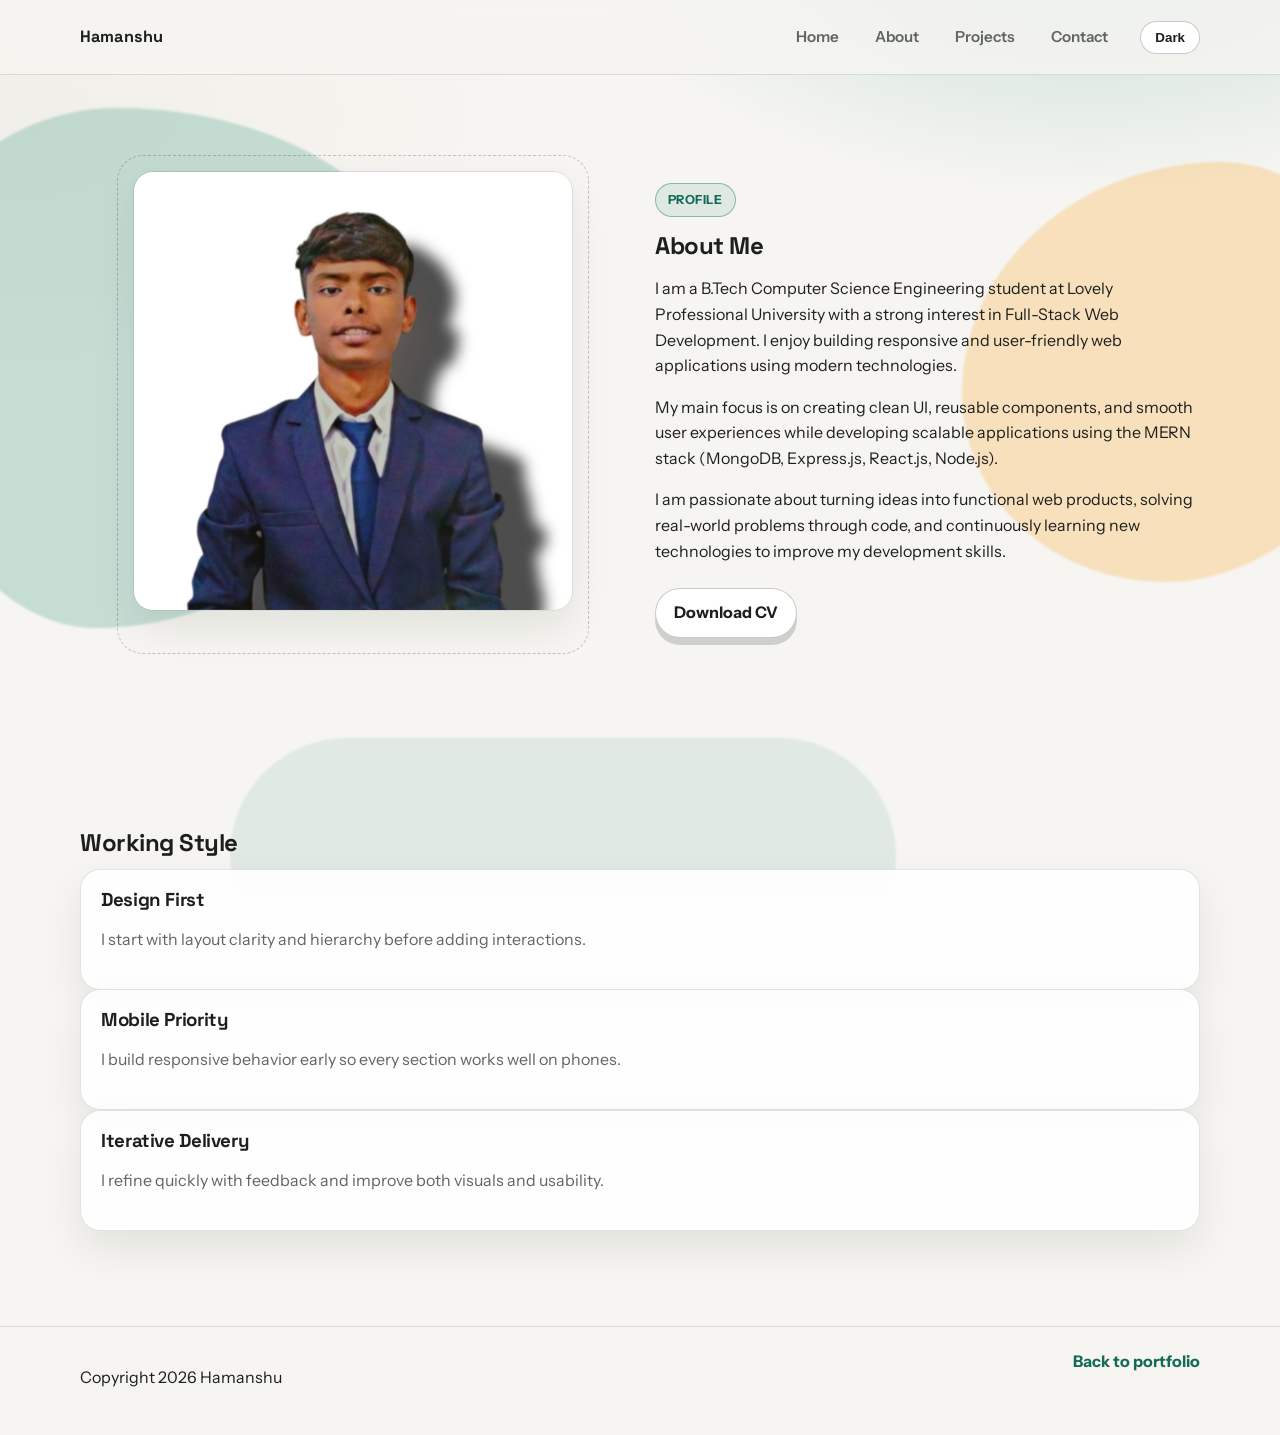
<file: about.html>
<!DOCTYPE html>
<html lang="en">
<head>
    <meta charset="UTF-8">
    <meta name="viewport" content="width=device-width, initial-scale=1.0">
    <meta name="description" content="About Hamanshu - frontend developer profile and strengths.">
    <title>About | Hamanshu</title>
    <link rel="preconnect" href="https://fonts.googleapis.com">
    <link rel="preconnect" href="https://fonts.gstatic.com" crossorigin>
    <link href="https://fonts.googleapis.com/css2?family=Instrument+Sans:wght@400;500;600;700&family=Space+Grotesk:wght@500;600;700&display=swap" rel="stylesheet">
    <link rel="stylesheet" href="styles.css">
</head>
<body>
    <div class="bg-3d" aria-hidden="true">
        <span class="bg-layer layer-a"></span>
        <span class="bg-layer layer-b"></span>
        <span class="bg-layer layer-c"></span>
    </div>
    <header class="site-header">
        <div class="container header-row">
            <a class="brand" href="index.html#home">Hamanshu</a>
            <button class="menu-toggle" type="button" aria-expanded="false" aria-controls="primaryNav">
                <span></span><span></span><span></span>
                <span class="sr-only">Toggle navigation</span>
            </button>
            <nav class="nav" id="primaryNav">
                <a href="index.html#home">Home</a>
                <a href="index.html#about">About</a>
                <a href="index.html#projects">Projects</a>
                <a href="index.html#contact">Contact</a>
            </nav>
            <button class="theme-toggle" id="themeToggle" type="button" aria-label="Toggle theme">Dark</button>
        </div>
    </header>

    <main>
        <section class="section">
            <div class="container split reveal">
                <div class="hero-photo-wrap">
                    <div class="hero-photo-card">
                        <img class="hero-photo" src="pfp1.jpeg" alt="Portrait of Hamanshu">
                    </div>
                </div>
                <div>
                    <p class="eyebrow">Profile</p>
                    <h1>About Me</h1>
                    <p>I am a B.Tech Computer Science Engineering student at Lovely Professional University with a strong interest in Full-Stack Web Development. I enjoy building responsive and user-friendly web applications using modern technologies.</p>
                    <p>My main focus is on creating clean UI, reusable components, and smooth user experiences while developing scalable applications using the MERN stack (MongoDB, Express.js, React.js, Node.js).</p>
                    <p>I am passionate about turning ideas into functional web products, solving real-world problems through code, and continuously learning new technologies to improve my development skills.</p>
                    <div class="cta-row">
                        <a class="btn btn-secondary" href="Hamanshu_CV.pdf" download>Download CV</a>
                    </div>
                </div>
            </div>
        </section>

        <section class="section">
            <div class="container reveal">
                <h2>Working Style</h2>
                <div class="projects-grid">
                    <article class="project-card">
                        <h3>Design First</h3>
                        <p>I start with layout clarity and hierarchy before adding interactions.</p>
                    </article>
                    <article class="project-card">
                        <h3>Mobile Priority</h3>
                        <p>I build responsive behavior early so every section works well on phones.</p>
                    </article>
                    <article class="project-card">
                        <h3>Iterative Delivery</h3>
                        <p>I refine quickly with feedback and improve both visuals and usability.</p>
                    </article>
                </div>
            </div>
        </section>
    </main>

    <footer class="site-footer">
        <div class="container footer-row">
            <p>Copyright <span id="year"></span> Hamanshu</p>
            <a class="text-link" href="index.html">Back to portfolio</a>
        </div>
    </footer>

    <script src="script.js"></script>
</body>
</html>
</file>
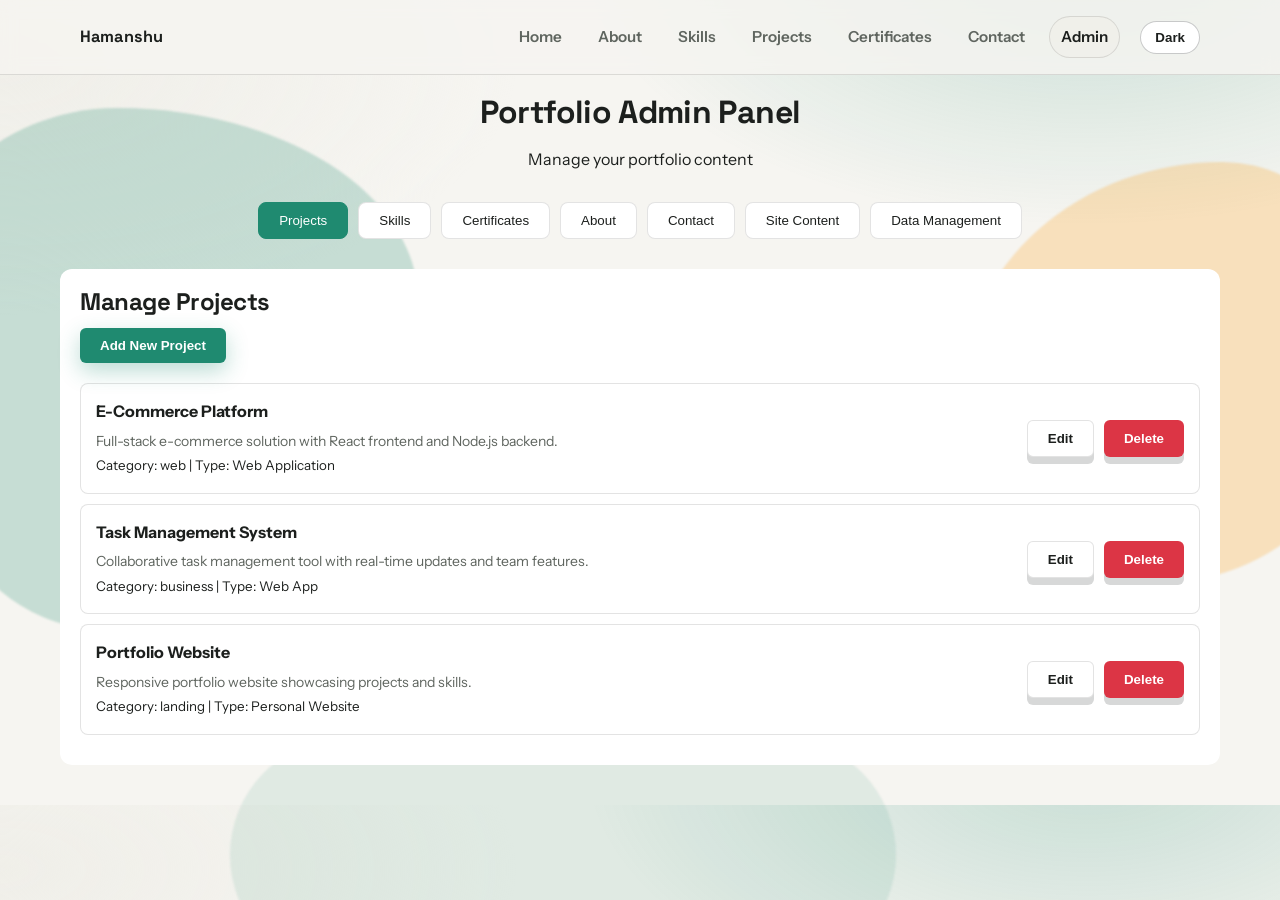
<file: admin.html>
<!DOCTYPE html>
<html lang="en">
<head>
    <meta charset="UTF-8">
    <meta name="viewport" content="width=device-width, initial-scale=1.0">
    <title>Portfolio Admin Panel</title>
    <link rel="preconnect" href="https://fonts.googleapis.com">
    <link rel="preconnect" href="https://fonts.gstatic.com" crossorigin>
    <link href="https://fonts.googleapis.com/css2?family=Instrument+Sans:wght@400;500;600;700&family=Space+Grotesk:wght@500;600;700&display=swap" rel="stylesheet">
    <link rel="stylesheet" href="styles.css">
    <style>
        .admin-container {
            max-width: 1200px;
            margin: 0 auto;
            padding: 20px;
        }

        .admin-header {
            text-align: center;
            margin-bottom: 30px;
        }

        .admin-nav {
            display: flex;
            justify-content: center;
            gap: 10px;
            margin-bottom: 30px;
            flex-wrap: wrap;
        }

        .admin-nav-btn {
            padding: 10px 20px;
            background: var(--surface);
            border: 1px solid var(--line);
            border-radius: 8px;
            color: var(--text);
            cursor: pointer;
            transition: all 0.3s ease;
        }

        .admin-nav-btn.active {
            background: var(--accent);
            color: white;
            border-color: var(--accent);
        }

        .admin-nav-btn:hover {
            background: var(--accent);
            color: white;
        }

        .admin-section {
            display: none;
            background: var(--surface);
            border-radius: 12px;
            padding: 20px;
            margin-bottom: 20px;
        }

        .admin-section.active {
            display: block;
        }

        .form-group {
            margin-bottom: 20px;
        }

        .form-group label {
            display: block;
            margin-bottom: 5px;
            font-weight: 600;
            color: var(--text);
        }

        .form-group input,
        .form-group textarea,
        .form-group select {
            width: 100%;
            padding: 10px;
            border: 1px solid var(--line);
            border-radius: 6px;
            background: var(--surface);
            color: var(--text);
            font-size: 14px;
        }

        .form-group textarea {
            min-height: 100px;
            resize: vertical;
        }

        .btn {
            padding: 10px 20px;
            border: none;
            border-radius: 6px;
            cursor: pointer;
            font-weight: 600;
            transition: all 0.3s ease;
        }

        .btn-primary {
            background: var(--accent);
            color: white;
        }

        .btn-primary:hover {
            background: color-mix(in oklab, var(--accent) 80%, black);
        }

        .btn-secondary {
            background: var(--surface);
            color: var(--text);
            border: 1px solid var(--line);
        }

        .btn-secondary:hover {
            background: var(--line);
        }

        .btn-danger {
            background: #dc3545;
            color: white;
        }

        .btn-danger:hover {
            background: #c82333;
        }

        .item-list {
            margin-top: 20px;
        }

        .item-card {
            background: var(--surface);
            border: 1px solid var(--line);
            border-radius: 8px;
            padding: 15px;
            margin-bottom: 10px;
            display: flex;
            justify-content: space-between;
            align-items: center;
        }

        .data-grid {
            display: grid;
            gap: 20px;
            grid-template-columns: repeat(auto-fit, minmax(280px, 1fr));
            margin-bottom: 20px;
        }

        .data-card {
            display: flex;
            flex-direction: column;
            justify-content: space-between;
            background: var(--surface);
            border: 1px solid var(--line);
            padding: 18px;
            border-radius: 12px;
            min-height: 200px;
        }

        .data-preview {
            margin-top: 14px;
            padding: 12px;
            border: 1px solid var(--line);
            border-radius: 10px;
            background: var(--surface);
            font-size: 0.85rem;
            max-height: 220px;
            overflow: auto;
            white-space: pre-wrap;
            word-break: break-word;
        }

        .item-info h4 {
            margin: 0 0 5px 0;
            color: var(--text);
        }

        .item-info p {
            margin: 0;
            color: var(--muted);
            font-size: 14px;
        }

        .item-actions {
            display: flex;
            gap: 10px;
        }

        .modal {
            display: none;
            position: fixed;
            top: 0;
            left: 0;
            width: 100%;
            height: 100%;
            background: rgba(0, 0, 0, 0.5);
            z-index: 1000;
            align-items: center;
            justify-content: center;
        }

        .modal.active {
            display: flex;
        }

        .modal-content {
            background: var(--surface);
            border-radius: 12px;
            padding: 20px;
            max-width: 600px;
            width: 90%;
            max-height: 80vh;
            overflow-y: auto;
        }

        .modal-header {
            display: flex;
            justify-content: space-between;
            align-items: center;
            margin-bottom: 20px;
        }

        .modal-header h3 {
            margin: 0;
        }

        .close-btn {
            background: none;
            border: none;
            font-size: 24px;
            cursor: pointer;
            color: var(--muted);
        }

        .skill-tags-display {
            display: flex;
            flex-wrap: wrap;
            gap: 5px;
            margin-top: 10px;
        }

        .skill-tag-display {
            background: var(--accent);
            color: white;
            padding: 4px 8px;
            border-radius: 12px;
            font-size: 12px;
        }

        .form-row {
            display: flex;
            gap: 10px;
        }

        .form-row .form-group {
            flex: 1;
        }

        .success-message {
            background: #d4edda;
            color: #155724;
            padding: 10px;
            border-radius: 6px;
            margin-bottom: 20px;
            border: 1px solid #c3e6cb;
        }

        .error-message {
            background: #f8d7da;
            color: #721c24;
            padding: 10px;
            border-radius: 6px;
            margin-bottom: 20px;
            border: 1px solid #f5c6cb;
        }

        @media (max-width: 768px) {
            .admin-nav {
                flex-direction: column;
                align-items: center;
            }

            .admin-nav-btn {
                width: 100%;
                max-width: 300px;
            }

            .item-card {
                flex-direction: column;
                align-items: flex-start;
                gap: 10px;
            }

            .item-actions {
                align-self: flex-end;
            }
        }
    </style>
</head>
<body>
    <div class="scroll-progress" id="scrollProgress" aria-hidden="true"></div>
    <div class="bg-3d" aria-hidden="true">
        <span class="bg-layer layer-a"></span>
        <span class="bg-layer layer-b"></span>
        <span class="bg-layer layer-c"></span>
    </div>
    <header class="site-header">
        <div class="container header-row">
            <a class="brand" href="index.html">Hamanshu</a>
            <button class="menu-toggle" type="button" aria-expanded="false" aria-controls="primaryNav">
                <span></span><span></span><span></span>
                <span class="sr-only">Toggle navigation</span>
            </button>
            <nav class="nav" id="primaryNav">
                <a href="index.html">Home</a>
                <a href="about.html">About</a>
                <a href="index.html#skills">Skills</a>
                <a href="index.html#projects">Projects</a>
                <a href="index.html#certificates">Certificates</a>
                <a href="index.html#contact">Contact</a>
                <a href="admin.html" class="active">Admin</a>
            </nav>
            <button class="theme-toggle" id="themeToggle" type="button" aria-label="Toggle theme">Dark</button>
        </div>
    </header>

    <div class="admin-container">
        <div class="admin-header">
            <h1>Portfolio Admin Panel</h1>
            <p>Manage your portfolio content</p>
        </div>

        <nav class="admin-nav">
            <button class="admin-nav-btn active" data-section="projects">Projects</button>
            <button class="admin-nav-btn" data-section="skills">Skills</button>
            <button class="admin-nav-btn" data-section="certificates">Certificates</button>
            <button class="admin-nav-btn" data-section="about">About</button>
            <button class="admin-nav-btn" data-section="contact">Contact</button>
            <button class="admin-nav-btn" data-section="site">Site Content</button>
            <button class="admin-nav-btn" data-section="data">Data Management</button>
        </nav>

        <!-- Success/Error Messages -->
        <div id="messageContainer"></div>

        <!-- Projects Section -->
        <section class="admin-section active" id="projects-section">
            <h2>Manage Projects</h2>
            <button class="btn btn-primary" id="addProjectBtn">Add New Project</button>

            <div class="item-list" id="projectsList">
                <!-- Projects will be loaded here -->
            </div>
        </section>

        <!-- Skills Section -->
        <section class="admin-section" id="skills-section">
            <h2>Manage Skills</h2>
            <button class="btn btn-primary" id="addSkillBtn">Add New Skill Category</button>

            <div class="item-list" id="skillsList">
                <!-- Skills will be loaded here -->
            </div>
        </section>

        <!-- Certificates Section -->
        <section class="admin-section" id="certificates-section">
            <h2>Manage Certificates</h2>
            <button class="btn btn-primary" id="addCertificateBtn">Add New Certificate</button>

            <div class="item-list" id="certificatesList">
                <!-- Certificates will be loaded here -->
            </div>
        </section>

        <!-- About Section -->
        <section class="admin-section" id="about-section">
            <h2>Manage About Section</h2>
            <form id="aboutForm">
                <div class="form-group">
                    <label for="aboutTitle">Section Title</label>
                    <input type="text" id="aboutTitle" name="title" value="About Me">
                </div>
                <div class="form-group">
                    <label for="aboutContent">Content</label>
                    <textarea id="aboutContent" name="content">I design and build websites that feel smooth on mobile, clear on desktop, and usable for real users. My workflow combines practical design thinking with solid frontend development.</textarea>
                </div>
                <div class="form-group">
                    <label for="aboutSubtitle">Subtitle</label>
                    <textarea id="aboutSubtitle" name="subtitle">I enjoy transforming rough ideas into polished interfaces and improving existing products with better layout structure, hierarchy, and interaction feedback.</textarea>
                </div>
                <button type="submit" class="btn btn-primary">Update About Section</button>
            </form>
        </section>

        <!-- Contact Section -->
        <section class="admin-section" id="contact-section">
            <h2>Manage Contact Information</h2>
            <form id="contactForm">
                <div class="form-row">
                    <div class="form-group">
                        <label for="contactEmail">Email</label>
                        <input type="email" id="contactEmail" name="email" value="your.email@example.com">
                    </div>
                    <div class="form-group">
                        <label for="contactPhone">Phone</label>
                        <input type="tel" id="contactPhone" name="phone" value="+1 (555) 123-4567">
                    </div>
                </div>
                <div class="form-group">
                    <label for="contactAddress">Address</label>
                    <textarea id="contactAddress" name="address">Your City, State, Country</textarea>
                </div>
                <div class="form-group">
                    <label for="contactLinks">Social Links (JSON format)</label>
                    <textarea id="contactLinks" name="links">{
  "linkedin": "https://linkedin.com/in/yourprofile",
  "github": "https://github.com/yourusername",
  "twitter": "https://twitter.com/yourusername"
}</textarea>
                </div>
                <button type="submit" class="btn btn-primary">Update Contact Info</button>
            </form>
        </section>

        <!-- Site Content Section -->
        <section class="admin-section" id="site-section">
            <h2>Manage Site Content</h2>
            <form id="siteForm">
                <div class="form-group">
                    <label for="siteBrand">Brand Name</label>
                    <input type="text" id="siteBrand" name="brand" value="Hamanshu">
                </div>
                <div class="form-group">
                    <label for="siteHeroHeadline">Hero Headline</label>
                    <textarea id="siteHeroHeadline" name="headline">Building clean, responsive, user-first web experiences.</textarea>
                </div>
                <div class="form-group">
                    <label for="siteHeroIntro">Hero Intro (before typing)</label>
                    <input type="text" id="siteHeroIntro" name="intro" value="I am Hamanshu, a">
                </div>
                <div class="form-group">
                    <label for="siteHeroOutro">Hero Outro (after typing)</label>
                    <input type="text" id="siteHeroOutro" name="outro" value="focused on modern UI, performance, and accessibility.">
                </div>
                <div class="form-group">
                    <label for="siteHeroRoles">Typing Roles (comma-separated)</label>
                    <textarea id="siteHeroRoles" name="roles">Frontend Developer, Full Stack Developer, UI Builder, Web Designer</textarea>
                </div>

                <h3>Quick Stats</h3>
                <div class="form-row">
                    <div class="form-group">
                        <label for="statValue1">Stat 1 Value</label>
                        <input type="text" id="statValue1" name="statValue1" value="15+">
                    </div>
                    <div class="form-group">
                        <label for="statLabel1">Stat 1 Label</label>
                        <input type="text" id="statLabel1" name="statLabel1" value="UI Components">
                    </div>
                </div>
                <div class="form-row">
                    <div class="form-group">
                        <label for="statValue2">Stat 2 Value</label>
                        <input type="text" id="statValue2" name="statValue2" value="8+">
                    </div>
                    <div class="form-group">
                        <label for="statLabel2">Stat 2 Label</label>
                        <input type="text" id="statLabel2" name="statLabel2" value="Projects Built">
                    </div>
                </div>
                <div class="form-row">
                    <div class="form-group">
                        <label for="statValue3">Stat 3 Value</label>
                        <input type="text" id="statValue3" name="statValue3" value="100%">
                    </div>
                    <div class="form-group">
                        <label for="statLabel3">Stat 3 Label</label>
                        <input type="text" id="statLabel3" name="statLabel3" value="Responsive Design">
                    </div>
                </div>

                <button type="submit" class="btn btn-primary">Save Site Content</button>
            </form>
        </section>

        <!-- Data Management Section -->
        <section class="admin-section" id="data-section">
            <h2>Data Management</h2>
            <div class="data-grid">
                <div class="data-card">
                    <div>
                        <h3>Export Data</h3>
                        <p>Download all your portfolio data as a JSON file for backup.</p>
                    </div>
                    <button class="btn btn-primary" id="exportDataBtn">Export All Data</button>
                </div>
                <div class="data-card">
                    <div>
                        <h3>Import Data</h3>
                        <p>Upload a JSON file to restore your portfolio data.</p>
                    </div>
                    <div>
                        <input type="file" id="importFile" accept=".json" style="margin-bottom: 10px; width: 100%;">
                        <button class="btn btn-secondary" id="importDataBtn">Import Data</button>
                    </div>
                </div>
                <div class="data-card">
                    <div>
                        <h3>Clear All Data</h3>
                        <p>Remove all stored data (irreversible action).</p>
                    </div>
                    <button class="btn btn-danger" id="clearDataBtn">Clear All Data</button>
                </div>
            </div>

            <div class="data-card" style="margin-top: 20px;">
                <div>
                    <h3>Quick Setup</h3>
                    <p>If you're new to the admin panel, click below to load sample data to get started.</p>
                </div>
                <button class="btn btn-secondary" id="loadSampleDataBtn">Load Sample Data</button>
            </div>

            <div class="data-card" style="margin-top: 20px;">
                <div>
                    <h3>Current Stored Data</h3>
                    <p>View all stored portfolio content as JSON. Use this to confirm what data is currently being used by the site.</p>
                </div>
                <button class="btn btn-secondary" id="refreshDataPreviewBtn">Refresh Preview</button>
                <pre id="dataPreview" class="data-preview" aria-label="Stored portfolio data preview"></pre>
            </div>
        </section>
    </div>

    <!-- Modal for Adding/Editing Items -->
    <div class="modal" id="itemModal">
        <div class="modal-content">
            <div class="modal-header">
                <h3 id="modalTitle">Add Item</h3>
                <button class="close-btn" id="closeModal">&times;</button>
            </div>
            <form id="itemForm">
                <input type="hidden" id="itemType" value="">
                <input type="hidden" id="itemId" value="">

                <!-- Project Form -->
                <div id="projectFormFields" style="display: none;">
                    <div class="form-group">
                        <label for="projectTitle">Project Title</label>
                        <input type="text" id="projectTitle" name="title" required>
                    </div>
                    <div class="form-group">
                        <label for="projectDescription">Description</label>
                        <textarea id="projectDescription" name="description" required></textarea>
                    </div>
                    <div class="form-group">
                        <label for="projectCategory">Category</label>
                        <select id="projectCategory" name="category" required>
                            <option value="business">Business</option>
                            <option value="web">Web Apps</option>
                            <option value="landing">Landing</option>
                        </select>
                    </div>
                    <div class="form-group">
                        <label for="projectType">Type</label>
                        <input type="text" id="projectType" name="type" placeholder="e.g., Web App, Ecommerce" required>
                    </div>
                    <div class="form-group">
                        <label for="projectUrl">Live URL</label>
                        <input type="url" id="projectUrl" name="url">
                    </div>
                </div>

                <!-- Skill Form -->
                <div id="skillFormFields" style="display: none;">
                    <div class="form-group">
                        <label for="skillCategory">Category Name</label>
                        <input type="text" id="skillCategory" name="category" required>
                    </div>
                    <div class="form-group">
                        <label for="skillTags">Skills (comma-separated)</label>
                        <textarea id="skillTags" name="tags" placeholder="HTML5, CSS3, JavaScript" required></textarea>
                    </div>
                </div>

                <!-- Certificate Form -->
                <div id="certificateFormFields" style="display: none;">
                    <div class="form-group">
                        <label for="certificateTitle">Certificate Title</label>
                        <input type="text" id="certificateTitle" name="title" required>
                    </div>
                    <div class="form-group">
                        <label for="certificateCategory">Category</label>
                        <select id="certificateCategory" name="category" required>
                            <option value="programming">Programming</option>
                            <option value="webdev">Web Development</option>
                            <option value="ai">AI & Generative AI</option>
                            <option value="cloud">Cloud & Systems</option>
                            <option value="networking">Networking</option>
                            <option value="events">Events & Other</option>
                            <option value="achievement">Achievement</option>
                        </select>
                    </div>
                    <div class="form-group">
                        <label for="certificateDescription">Description</label>
                        <textarea id="certificateDescription" name="description" required></textarea>
                    </div>
                    <div class="form-group">
                        <label for="certificateFile">Certificate File Path</label>
                        <input type="text" id="certificateFile" name="file" placeholder="certificates/filename.pdf" required>
                    </div>
                </div>

                <div style="display: flex; gap: 10px; margin-top: 20px;">
                    <button type="submit" class="btn btn-primary">Save</button>
                    <button type="button" class="btn btn-secondary" id="cancelBtn">Cancel</button>
                </div>
            </form>
        </div>
    </div>

    <script>
        // Admin Panel JavaScript
        document.addEventListener('DOMContentLoaded', function() {
            // Navigation
            const navButtons = document.querySelectorAll('.admin-nav-btn');
            const sections = document.querySelectorAll('.admin-section');

            navButtons.forEach(button => {
                button.addEventListener('click', () => {
                    const targetSection = button.getAttribute('data-section');

                    // Update active nav button
                    navButtons.forEach(btn => btn.classList.remove('active'));
                    button.classList.add('active');

                    // Show target section
                    sections.forEach(section => {
                        section.classList.remove('active');
                        if (section.id === `${targetSection}-section`) {
                            section.classList.add('active');
                        }
                    });

                    // Load data for the section (skip data management section)
                    if (targetSection !== 'data') {
                        loadSectionData(targetSection);
                    }

                    // Load any form data for about/contact sections
                    if (targetSection === 'about') {
                        loadAboutData();
                    }
                    if (targetSection === 'contact') {
                        loadContactData();
                    }
                    if (targetSection === 'site') {
                        loadSiteData();
                    }
                });
            });

            // Modal functionality
            const modal = document.getElementById('itemModal');
            const closeModal = document.getElementById('closeModal');
            const cancelBtn = document.getElementById('cancelBtn');
            const itemForm = document.getElementById('itemForm');

            [closeModal, cancelBtn].forEach(btn => {
                btn.addEventListener('click', () => {
                    modal.classList.remove('active');
                    itemForm.reset();
                });
            });

            // Add buttons
            document.getElementById('addProjectBtn').addEventListener('click', () => openModal('project'));
            document.getElementById('addSkillBtn').addEventListener('click', () => openModal('skill'));
            document.getElementById('addCertificateBtn').addEventListener('click', () => openModal('certificate'));

            // Form submission
            itemForm.addEventListener('submit', handleFormSubmit);

            // About form
            document.getElementById('aboutForm').addEventListener('submit', (e) => {
                e.preventDefault();
                const formData = new FormData(e.target);
                const data = Object.fromEntries(formData);

                saveData('about', data);
                showMessage('About section updated successfully!', 'success');
            });

            // Contact form
            document.getElementById('contactForm').addEventListener('submit', (e) => {
                e.preventDefault();
                const formData = new FormData(e.target);
                const data = Object.fromEntries(formData);

                // Parse JSON for links
                try {
                    data.links = JSON.parse(data.links);
                } catch (error) {
                    showMessage('Invalid JSON format for social links', 'error');
                    return;
                }

                saveData('contact', data);
                showMessage('Contact information updated successfully!', 'success');
            });

            // Site content form
            document.getElementById('siteForm').addEventListener('submit', (e) => {
                e.preventDefault();

                const data = {
                    brand: document.getElementById('siteBrand').value.trim(),
                    hero: {
                        headline: document.getElementById('siteHeroHeadline').value.trim(),
                        intro: document.getElementById('siteHeroIntro').value.trim(),
                        outro: document.getElementById('siteHeroOutro').value.trim(),
                        roles: document.getElementById('siteHeroRoles').value
                            .split(',')
                            .map(r => r.trim())
                            .filter(Boolean)
                    },
                    stats: [
                        {
                            value: document.getElementById('statValue1').value.trim(),
                            label: document.getElementById('statLabel1').value.trim()
                        },
                        {
                            value: document.getElementById('statValue2').value.trim(),
                            label: document.getElementById('statLabel2').value.trim()
                        },
                        {
                            value: document.getElementById('statValue3').value.trim(),
                            label: document.getElementById('statLabel3').value.trim()
                        }
                    ]
                };

                saveData('site', data);
                showMessage('Site content updated successfully!', 'success');
            });

            // Load initial data
            ensureInitialData();
            loadSectionData('projects');
            loadAboutData();
            loadContactData();
            loadSiteData();
            renderDataPreview();
        });

        function openModal(type, itemId = null) {
            const modal = document.getElementById('itemModal');
            const modalTitle = document.getElementById('modalTitle');
            const itemType = document.getElementById('itemType');
            const itemIdField = document.getElementById('itemId');

            // Reset previous values (so the form is clean for new entries)
            itemForm.reset();

            // Hide all form fields
            document.querySelectorAll('[id$="FormFields"]').forEach(field => {
                field.style.display = 'none';
            });

            // Show relevant form fields
            document.getElementById(`${type}FormFields`).style.display = 'block';

            itemType.value = type;
            itemIdField.value = itemId || '';

            if (itemId) {
                modalTitle.textContent = `Edit ${type.charAt(0).toUpperCase() + type.slice(1)}`;
                loadItemData(type, itemId);
            } else {
                modalTitle.textContent = `Add New ${type.charAt(0).toUpperCase() + type.slice(1)}`;
            }

            modal.classList.add('active');
        }

        function loadItemData(type, itemId) {
            const data = getData(type + 's') || [];
            const item = data.find(item => item.id == itemId);

            if (!item) return;

            if (type === 'project') {
                document.getElementById('projectTitle').value = item.title;
                document.getElementById('projectDescription').value = item.description;
                document.getElementById('projectCategory').value = item.category;
                document.getElementById('projectType').value = item.type;
                document.getElementById('projectUrl').value = item.url;
            } else if (type === 'skill') {
                document.getElementById('skillCategory').value = item.category;
                document.getElementById('skillTags').value = item.tags.join(', ');
            } else if (type === 'certificate') {
                document.getElementById('certificateTitle').value = item.title;
                document.getElementById('certificateCategory').value = item.category;
                document.getElementById('certificateDescription').value = item.description;
                document.getElementById('certificateFile').value = item.file;
            }
        }

        function handleFormSubmit(e) {
            e.preventDefault();
            const formData = new FormData(e.target);
            const type = document.getElementById('itemType').value;
            const itemId = document.getElementById('itemId').value;

            let data = Object.fromEntries(formData);

            if (type === 'skill') {
                data.tags = data.tags.split(',').map(tag => tag.trim());
            }

            if (itemId) {
                // Update existing item
                updateItem(type, itemId, data);
                showMessage(`${type.charAt(0).toUpperCase() + type.slice(1)} updated successfully!`, 'success');
            } else {
                // Add new item
                addItem(type, data);
                showMessage(`${type.charAt(0).toUpperCase() + type.slice(1)} added successfully!`, 'success');
            }

            document.getElementById('itemModal').classList.remove('active');
            e.target.reset();
            loadSectionData(type + 's');
        }

        function addItem(type, data) {
            const items = getData(type + 's') || [];
            data.id = Date.now().toString();
            items.push(data);
            saveData(type + 's', items);
        }

        function updateItem(type, itemId, data) {
            const items = getData(type + 's') || [];
            const index = items.findIndex(item => item.id == itemId);
            if (index !== -1) {
                data.id = itemId;
                items[index] = data;
                saveData(type + 's', items);
            }
        }

        function deleteItem(type, itemId) {
            if (confirm('Are you sure you want to delete this item?')) {
                const items = getData(type + 's') || [];
                const filteredItems = items.filter(item => item.id != itemId);
                saveData(type + 's', filteredItems);
                loadSectionData(type + 's');
                showMessage(`${type.charAt(0).toUpperCase() + type.slice(1)} deleted successfully!`, 'success');
            }
        }

        function loadSectionData(section) {
            const container = document.getElementById(section + 'List');
            if (!container) return;

            const data = getData(section) || [];
            container.innerHTML = '';

            if (section === 'projects') {
                data.forEach(item => {
                    const card = document.createElement('div');
                    card.className = 'item-card';
                    card.innerHTML = `
                        <div class="item-info">
                            <h4>${item.title}</h4>
                            <p>${item.description}</p>
                            <small>Category: ${item.category} | Type: ${item.type}</small>
                        </div>
                        <div class="item-actions">
                            <button class="btn btn-secondary" onclick="openModal('project', '${item.id}')">Edit</button>
                            <button class="btn btn-danger" onclick="deleteItem('project', '${item.id}')">Delete</button>
                        </div>
                    `;
                    container.appendChild(card);
                });
            } else if (section === 'skills') {
                data.forEach(item => {
                    const card = document.createElement('div');
                    card.className = 'item-card';
                    const tags = Array.isArray(item.tags)
                        ? item.tags
                        : (item.tags ? String(item.tags).split(',').map(t => t.trim()).filter(Boolean) : []);
                    card.innerHTML = `
                        <div class="item-info">
                            <h4>${item.category}</h4>
                            <div class="skill-tags-display">
                                ${tags.map(tag => `<span class="skill-tag-display">${tag}</span>`).join('')}
                            </div>
                        </div>
                        <div class="item-actions">
                            <button class="btn btn-secondary" onclick="openModal('skill', '${item.id}')">Edit</button>
                            <button class="btn btn-danger" onclick="deleteItem('skill', '${item.id}')">Delete</button>
                        </div>
                    `;
                    container.appendChild(card);
                });
            } else if (section === 'certificates') {
                data.forEach(item => {
                    const card = document.createElement('div');
                    card.className = 'item-card';
                    card.innerHTML = `
                        <div class="item-info">
                            <h4>${item.title}</h4>
                            <p>${item.description}</p>
                            <small>Category: ${item.category}</small>
                        </div>
                        <div class="item-actions">
                            <button class="btn btn-secondary" onclick="openModal('certificate', '${item.id}')">Edit</button>
                            <button class="btn btn-danger" onclick="deleteItem('certificate', '${item.id}')">Delete</button>
                        </div>
                    `;
                    container.appendChild(card);
                });
            }
        }

        function loadAboutData() {
            const data = getData('about') || {};
            document.getElementById('aboutTitle').value = data.title ?? 'About Me';
            document.getElementById('aboutContent').value = data.content ?? '';
            document.getElementById('aboutSubtitle').value = data.subtitle ?? '';
        }

        function loadContactData() {
            const data = getData('contact') || {};
            document.getElementById('contactEmail').value = data.email ?? '';
            document.getElementById('contactPhone').value = data.phone ?? '';
            document.getElementById('contactAddress').value = data.address ?? '';
            document.getElementById('contactLinks').value = JSON.stringify(data.links ?? {
                linkedin: '',
                github: '',
                twitter: ''
            }, null, 2);
        }

        function loadSiteData() {
            const data = getData('site') || {};

            document.getElementById('siteBrand').value = data.brand ?? 'Hamanshu';
            document.getElementById('siteHeroHeadline').value = data.hero?.headline ?? 'Building clean, responsive, user-first web experiences.';
            document.getElementById('siteHeroIntro').value = data.hero?.intro ?? 'I am Hamanshu, a';
            document.getElementById('siteHeroOutro').value = data.hero?.outro ?? 'focused on modern UI, performance, and accessibility.';

            const roles = Array.isArray(data.hero?.roles) ? data.hero.roles : ['Frontend Developer', 'UI Builder', 'Web Designer'];
            document.getElementById('siteHeroRoles').value = roles.join(', ');

            const stats = Array.isArray(data.stats) ? data.stats : [];
            const statValues = [
                stats[0] ?? { value: '15+', label: 'UI Components' },
                stats[1] ?? { value: '8+', label: 'Projects Built' },
                stats[2] ?? { value: '100%', label: 'Responsive Design' }
            ];

            statValues.forEach((stat, index) => {
                document.getElementById(`statValue${index + 1}`).value = stat.value;
                document.getElementById(`statLabel${index + 1}`).value = stat.label;
            });
        }

        function getData(key) {
            const data = localStorage.getItem('portfolio_' + key);
            return data ? JSON.parse(data) : null;
        }

        function saveData(key, data) {
            localStorage.setItem('portfolio_' + key, JSON.stringify(data));
        }

        function showMessage(message, type) {
            const container = document.getElementById('messageContainer');
            container.innerHTML = `<div class="${type}-message">${message}</div>`;
            setTimeout(() => {
                container.innerHTML = '';
            }, 3000);
        }

        // Data Management Functions
        document.getElementById('exportDataBtn').addEventListener('click', function() {
            const allData = {};
            for (let key in localStorage) {
                if (key.startsWith('portfolio_')) {
                    allData[key] = JSON.parse(localStorage.getItem(key));
                }
            }

            const dataStr = JSON.stringify(allData, null, 2);
            const dataBlob = new Blob([dataStr], {type: 'application/json'});
            const url = URL.createObjectURL(dataBlob);

            const link = document.createElement('a');
            link.href = url;
            link.download = 'portfolio_backup.json';
            document.body.appendChild(link);
            link.click();
            document.body.removeChild(link);
            URL.revokeObjectURL(url);

            showMessage('Data exported successfully!', 'success');
            renderDataPreview();
        });

        document.getElementById('importDataBtn').addEventListener('click', function() {
            const fileInput = document.getElementById('importFile');
            const file = fileInput.files[0];

            if (!file) {
                showMessage('Please select a file to import.', 'error');
                return;
            }

            const reader = new FileReader();
            reader.onload = function(e) {
                try {
                    const importedData = JSON.parse(e.target.result);
                    for (let key in importedData) {
                        localStorage.setItem(key, JSON.stringify(importedData[key]));
                    }
                    showMessage('Data imported successfully!', 'success');
                    renderDataPreview();
                    location.reload(); // Reload to reflect changes
                } catch (error) {
                    showMessage('Invalid JSON file format.', 'error');
                }
            };
            reader.readAsText(file);
        });

        document.getElementById('clearDataBtn').addEventListener('click', function() {
            if (confirm('Are you sure you want to clear all data? This action cannot be undone.')) {
                for (let key in localStorage) {
                    if (key.startsWith('portfolio_')) {
                        localStorage.removeItem(key);
                    }
                }
                showMessage('All data cleared successfully!', 'success');
                renderDataPreview();
                location.reload();
            }
        });

        document.getElementById('loadSampleDataBtn').addEventListener('click', function() {
            if (confirm('This will load sample data. Any existing data will be overwritten. Continue?')) {
                loadSampleData();
                showMessage('Sample data loaded successfully!', 'success');
                renderDataPreview();
                location.reload();
            }
        });

        // Data preview helpers
        function getAllStoredData() {
            const allData = {};
            for (let key in localStorage) {
                if (key.startsWith('portfolio_')) {
                    try {
                        allData[key] = JSON.parse(localStorage.getItem(key));
                    } catch {
                        allData[key] = localStorage.getItem(key);
                    }
                }
            }
            return allData;
        }

        function renderDataPreview() {
            const preview = document.getElementById('dataPreview');
            if (!preview) return;
            const data = getAllStoredData();
            preview.textContent = JSON.stringify(data, null, 2);
        }

        function getSampleData() {
            return {
                skills: [
                    { id: '1', category: 'Programming Languages', tags: ['JavaScript', 'Python', 'Java', 'C++'] },
                    { id: '2', category: 'Web Development', tags: ['HTML5', 'CSS3', 'React', 'Node.js', 'Express'] },
                    { id: '3', category: 'Databases', tags: ['MySQL', 'MongoDB', 'PostgreSQL'] },
                    { id: '4', category: 'Tools & Technologies', tags: ['Git', 'Docker', 'AWS', 'Linux'] },
                    { id: '5', category: 'Design', tags: ['Photoshop', 'Figma', 'Blender'] }
                ],
                certificates: [
                    {
                        id: '1',
                        title: 'AWS Certified Solutions Architect',
                        category: 'cloud',
                        description: 'Professional-level certification demonstrating expertise in designing distributed systems on AWS.',
                        file: 'certificates/aws-solutions-architect.pdf'
                    },
                    {
                        id: '2',
                        title: 'Google Cloud Professional Developer',
                        category: 'cloud',
                        description: 'Certification validating skills in building scalable applications on Google Cloud Platform.',
                        file: 'certificates/google-cloud-developer.pdf'
                    },
                    {
                        id: '3',
                        title: 'React Developer Certification',
                        category: 'webdev',
                        description: 'Comprehensive certification covering React fundamentals, hooks, and advanced patterns.',
                        file: 'certificates/react-developer-cert.pdf'
                    }
                ],
                projects: [
                    {
                        id: '1',
                        title: 'E-Commerce Platform',
                        description: 'Full-stack e-commerce solution with React frontend and Node.js backend.',
                        category: 'web',
                        type: 'Web Application',
                        url: 'https://example.com/ecommerce'
                    },
                    {
                        id: '2',
                        title: 'Task Management System',
                        description: 'Collaborative task management tool with real-time updates and team features.',
                        category: 'business',
                        type: 'Web App',
                        url: 'https://example.com/tasks'
                    },
                    {
                        id: '3',
                        title: 'Portfolio Website',
                        description: 'Responsive portfolio website showcasing projects and skills.',
                        category: 'landing',
                        type: 'Personal Website',
                        url: 'https://example.com/portfolio'
                    }
                ],
                about: {
                    name: 'John Doe',
                    title: 'Full Stack Developer',
                    bio: 'Passionate full-stack developer with 5+ years of experience building web applications.',
                    image: 'profile.jpg'
                },
                contact: {
                    email: 'john.doe@example.com',
                    phone: '+1 (555) 123-4567',
                    address: 'New York, NY, USA',
                    links: {
                        linkedin: 'https://linkedin.com/in/johndoe',
                        github: 'https://github.com/johndoe',
                        twitter: 'https://twitter.com/johndoe'
                    }
                },
                site: {
                    brand: 'Hamanshu',
                    hero: {
                        headline: 'Building clean, responsive, user-first web experiences.',
                        intro: 'I am Hamanshu, a',
                        outro: 'focused on modern UI, performance, and accessibility.',
                        roles: ['Frontend Developer', 'UI Builder', 'Web Designer']
                    },
                    stats: [
                        { value: '15+', label: 'UI Components' },
                        { value: '8+', label: 'Projects Built' },
                        { value: '100%', label: 'Responsive Design' }
                    ]
                }
            };
        }

        function ensureInitialData() {
            const expectedKeys = ['projects', 'skills', 'certificates', 'about', 'contact', 'site'];
            const sampleData = getSampleData();

            expectedKeys.forEach((key) => {
                if (getData(key) === null) {
                    saveData(key, sampleData[key]);
                }
            });
        }

        document.getElementById('refreshDataPreviewBtn')?.addEventListener('click', () => {
            renderDataPreview();
            showMessage('Data preview refreshed.', 'success');
        });

        // Load Sample Data Function
        function loadSampleData() {
            const sampleData = getSampleData();
            for (let key in sampleData) {
                saveData(key, sampleData[key]);
            }
        }

        // Make functions global for onclick handlers
        window.openModal = openModal;
        window.deleteItem = deleteItem;
    </script>
    <!-- include shared script for theme toggle, nav behavior, etc. -->
    <script src="script.js"></script>
</body>
</html></content>
</file>
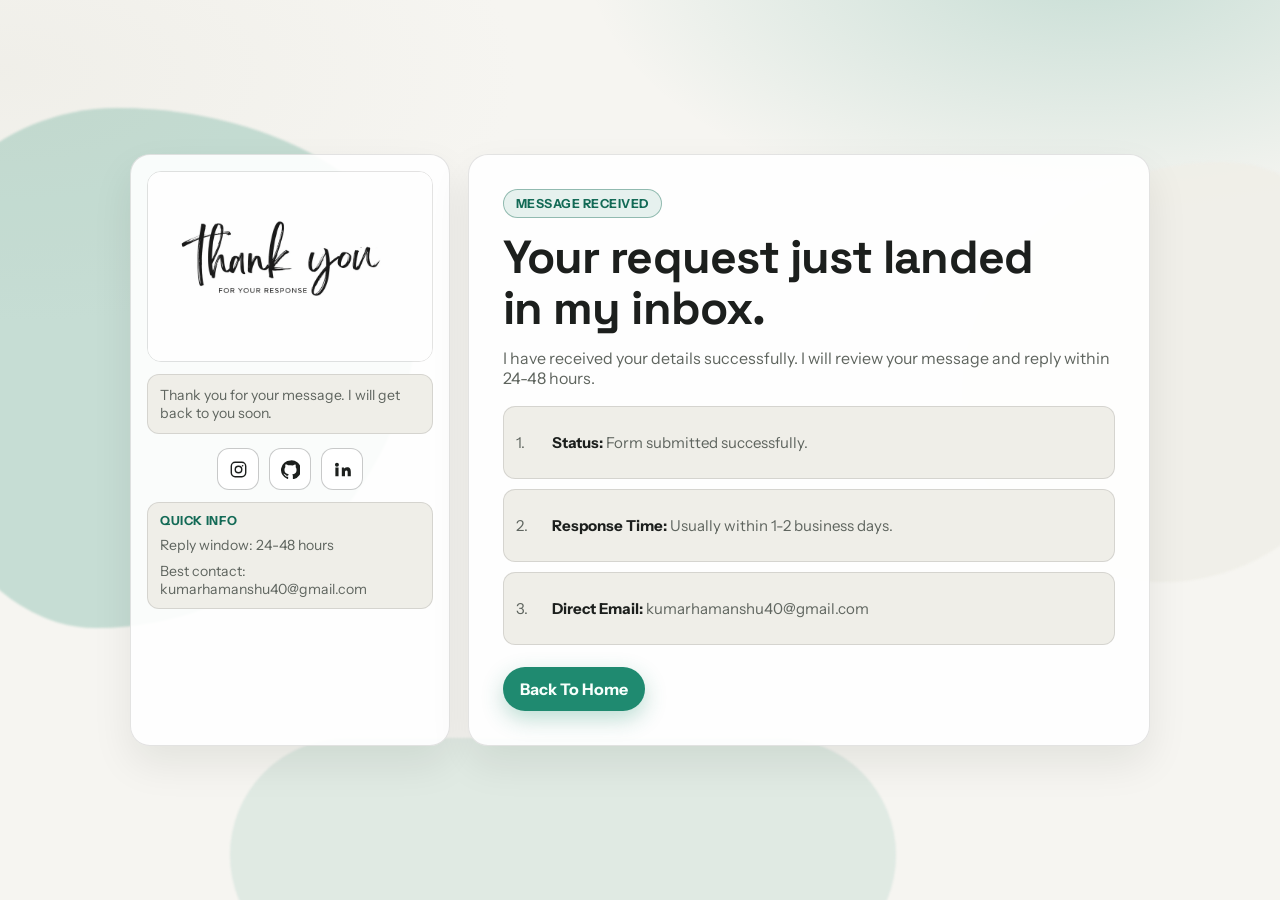
<file: thanks.html>
<!DOCTYPE html>
<html lang="en">
<head>
    <meta charset="UTF-8">
    <meta name="viewport" content="width=device-width, initial-scale=1.0">
    <meta name="description" content="Message sent confirmation page.">
    <title>Thank You | Hamanshu</title>
    <link rel="preconnect" href="https://fonts.googleapis.com">
    <link rel="preconnect" href="https://fonts.gstatic.com" crossorigin>
    <link href="https://fonts.googleapis.com/css2?family=Instrument+Sans:wght@400;500;600;700&family=Space+Grotesk:wght@500;600;700&display=swap" rel="stylesheet">
    <style>
        :root {
            --bg: #f6f5f1;
            --surface: #ffffff;
            --surface-soft: #efeee8;
            --text: #1c1f1d;
            --muted: #5f655f;
            --accent: #1f8a70;
            --accent-strong: #136a56;
            --line: rgba(28, 31, 29, 0.12);
            --line-strong: rgba(28, 31, 29, 0.24);
            --shadow: 0 18px 40px rgba(17, 21, 19, 0.08);
        }

        * { box-sizing: border-box; }

        body {
            margin: 0;
            min-height: 100vh;
            font-family: "Instrument Sans", sans-serif;
            color: var(--text);
            background:
                radial-gradient(720px 380px at 85% -5%, color-mix(in oklab, var(--accent) 22%, transparent), transparent 70%),
                radial-gradient(680px 330px at 0% 8%, color-mix(in oklab, var(--surface-soft) 90%, transparent), transparent 76%),
                var(--bg);
            display: grid;
            place-items: center;
            padding: 24px;
        }

        .bg-3d {
            position: fixed;
            inset: 0;
            pointer-events: none;
            z-index: -2;
            overflow: hidden;
        }

        .bg-layer {
            position: absolute;
            filter: blur(1px);
            transform: translate3d(0, 0, 0);
            will-change: transform;
        }

        .bg-layer.layer-a {
            width: min(42vw, 520px);
            aspect-ratio: 1 / 1;
            left: -8vw;
            top: 12vh;
            border-radius: 42% 58% 62% 38% / 42% 37% 63% 58%;
            background: color-mix(in oklab, var(--accent) 22%, transparent);
        }

        .bg-layer.layer-b {
            width: min(34vw, 420px);
            aspect-ratio: 1 / 1;
            right: -8vw;
            top: 18vh;
            border-radius: 62% 38% 52% 48% / 55% 44% 56% 45%;
            background: color-mix(in oklab, var(--surface-soft) 88%, transparent);
        }

        .bg-layer.layer-c {
            width: min(52vw, 700px);
            height: min(26vh, 240px);
            left: 18vw;
            bottom: -8vh;
            border-radius: 999px;
            background: color-mix(in oklab, var(--accent) 10%, transparent);
        }

        body.theme-dark {
            --bg: #111513;
            --surface: #161d19;
            --surface-soft: #1d2621;
            --text: #edf2ee;
            --muted: #a3b0a7;
            --accent: #3ec7a2;
            --accent-strong: #2ea487;
            --line: rgba(237, 242, 238, 0.14);
            --line-strong: rgba(237, 242, 238, 0.26);
            --shadow: 0 20px 44px rgba(0, 0, 0, 0.35);
        }

        .thanks-shell {
            width: min(1020px, 100%);
            display: grid;
            grid-template-columns: 320px 1fr;
            gap: 18px;
            align-items: stretch;
        }

        .panel {
            background: color-mix(in oklab, var(--surface) 90%, transparent);
            border: 1px solid var(--line);
            border-radius: 20px;
            box-shadow: var(--shadow);
        }

        .side-panel {
            padding: 16px;
            display: grid;
            gap: 12px;
            align-content: start;
        }

        .sticker {
            width: 100%;
            border-radius: 14px;
            border: 1px solid var(--line);
            display: block;
        }

        .code-note {
            margin: 0;
            border-radius: 12px;
            border: 1px solid var(--line);
            padding: 11px 12px;
            font-size: 0.88rem;
            color: var(--muted);
            background: var(--surface-soft);
        }

        .social-list {
            margin: 2px 0 0;
            display: flex;
            gap: 10px;
            justify-content: center;
        }

        .social-link {
            width: 42px;
            height: 42px;
            border-radius: 12px;
            border: 1px solid var(--line-strong);
            background: var(--surface);
            color: var(--text);
            display: inline-flex;
            align-items: center;
            justify-content: center;
            transition: transform .2s ease, border-color .2s ease, color .2s ease;
            animation: bounceA 2.1s cubic-bezier(0.32, 0, 0.2, 1) infinite;
        }

        .social-link:nth-child(2) {
            animation: bounceB 2.35s cubic-bezier(0.22, 0.61, 0.36, 1) infinite;
            animation-delay: 0.14s;
        }

        .social-link:nth-child(3) {
            animation: bounceC 1.95s cubic-bezier(0.34, 1.56, 0.64, 1) infinite;
            animation-delay: 0.22s;
        }

        .social-link:hover {
            transform: translateY(-2px);
            border-color: color-mix(in oklab, var(--accent) 46%, var(--line));
            color: var(--accent-strong);
        }

        .social-link svg {
            width: 19px;
            height: 19px;
            fill: currentColor;
        }

        @keyframes bounceA {
            0%, 100% { transform: translateY(0); }
            22% { transform: translateY(-9px); }
            40% { transform: translateY(1px); }
            58% { transform: translateY(-5px); }
            76% { transform: translateY(0); }
        }

        @keyframes bounceB {
            0%, 100% { transform: translateY(0); }
            18% { transform: translateY(-5px); }
            33% { transform: translateY(0); }
            52% { transform: translateY(-11px); }
            70% { transform: translateY(1px); }
            84% { transform: translateY(-3px); }
        }

        @keyframes bounceC {
            0%, 100% { transform: translateY(0); }
            16% { transform: translateY(-10px); }
            31% { transform: translateY(1px); }
            47% { transform: translateY(-4px); }
            66% { transform: translateY(-8px); }
            82% { transform: translateY(0); }
        }

        .mini-panel {
            border: 1px solid var(--line);
            border-radius: 12px;
            background: var(--surface-soft);
            padding: 10px 12px;
            display: grid;
            gap: 8px;
        }

        .mini-title {
            margin: 0;
            font-size: 0.78rem;
            text-transform: uppercase;
            letter-spacing: 0.05em;
            color: var(--accent-strong);
            font-weight: 700;
        }

        .mini-row {
            margin: 0;
            color: var(--muted);
            font-size: 0.88rem;
        }

        .thanks-card {
            padding: 34px;
            display: grid;
            gap: 14px;
        }

        .tag {
            display: inline-flex;
            align-items: center;
            width: fit-content;
            padding: 6px 12px;
            border-radius: 999px;
            font-size: 0.78rem;
            font-weight: 700;
            letter-spacing: 0.04em;
            text-transform: uppercase;
            color: var(--accent-strong);
            background: color-mix(in oklab, var(--accent) 11%, transparent);
            border: 1px solid color-mix(in oklab, var(--accent) 36%, var(--line));
        }

        h1 {
            margin: 0;
            font-family: "Space Grotesk", sans-serif;
            letter-spacing: -0.02em;
            line-height: 1.1;
            font-size: clamp(2rem, 4vw, 2.9rem);
            max-width: 18ch;
        }

        .lead {
            margin: 0;
            color: var(--muted);
            max-width: 58ch;
        }

        .meta {
            margin-top: 4px;
            display: grid;
            gap: 10px;
        }

        .meta-item {
            display: grid;
            grid-template-columns: 26px 1fr;
            gap: 10px;
            align-items: center;
            padding: 11px 12px;
            border: 1px solid var(--line);
            border-radius: 12px;
            background: var(--surface-soft);
            color: var(--muted);
            font-size: 0.94rem;
        }

        .meta-item strong {
            color: var(--text);
            font-weight: 700;
        }

        .actions {
            margin-top: 8px;
            display: flex;
            gap: 10px;
        }

        .btn {
            display: inline-flex;
            align-items: center;
            justify-content: center;
            text-decoration: none;
            font-weight: 700;
            border-radius: 999px;
            padding: 11px 16px;
            border: 1px solid transparent;
            transform: translateY(0);
            transition: transform .16s ease, box-shadow .16s ease, border-color .16s ease;
            box-shadow: 0 7px 0 color-mix(in oklab, var(--line-strong) 72%, transparent);
        }

        .btn:hover {
            transform: translateY(-3px);
            box-shadow: 0 10px 0 color-mix(in oklab, var(--line-strong) 72%, transparent);
        }

        .btn:active {
            transform: translateY(2px);
            box-shadow: 0 3px 0 color-mix(in oklab, var(--line-strong) 72%, transparent);
        }

        .btn-primary {
            color: #f8fffc;
            background: var(--accent);
            box-shadow: 0 8px 22px color-mix(in oklab, var(--accent) 30%, transparent);
        }

        @media (max-width: 860px) {
            .thanks-shell {
                grid-template-columns: 1fr;
            }

            .side-panel {
                max-width: 320px;
                margin-inline: auto;
            }
        }

        @media (max-width: 560px) {
            body { padding: 14px; }

            .thanks-card {
                padding: 22px 18px;
                border-radius: 18px;
            }

            .side-panel {
                width: 100%;
                max-width: none;
            }
        }

        @media (prefers-reduced-motion: reduce) {
            .bg-3d {
                display: none;
            }
        }
    </style>
</head>
<body>
    <div class="bg-3d" aria-hidden="true">
        <span class="bg-layer layer-a"></span>
        <span class="bg-layer layer-b"></span>
        <span class="bg-layer layer-c"></span>
    </div>
    <main class="thanks-shell">
        <aside class="panel side-panel" aria-label="Thank you side panel">
            <img class="sticker" src="sticker.png" alt="Sticker illustration">
            <p class="code-note">Thank you for your message. I will get back to you soon.</p>
            <div class="social-list" aria-label="Social media profiles">
                <a class="social-link" href="https://www.instagram.com/" target="_blank" rel="noopener noreferrer" aria-label="Instagram profile">
                    <svg viewBox="0 0 24 24" aria-hidden="true">
                        <path d="M7.75 2h8.5A5.76 5.76 0 0 1 22 7.75v8.5A5.76 5.76 0 0 1 16.25 22h-8.5A5.76 5.76 0 0 1 2 16.25v-8.5A5.76 5.76 0 0 1 7.75 2Zm0 1.8A3.96 3.96 0 0 0 3.8 7.75v8.5A3.96 3.96 0 0 0 7.75 20.2h8.5a3.96 3.96 0 0 0 3.95-3.95v-8.5a3.96 3.96 0 0 0-3.95-3.95h-8.5ZM17.2 6.2a1.05 1.05 0 1 1 0 2.1 1.05 1.05 0 0 1 0-2.1ZM12 7a5 5 0 1 1 0 10 5 5 0 0 1 0-10Zm0 1.8a3.2 3.2 0 1 0 0 6.4 3.2 3.2 0 0 0 0-6.4Z"/>
                    </svg>
                </a>
                <a class="social-link" href="https://github.com/hamanshukumar" target="_blank" rel="noopener noreferrer" aria-label="GitHub profile">
                    <svg viewBox="0 0 24 24" aria-hidden="true">
                        <path d="M12 .5a12 12 0 0 0-3.79 23.39c.6.11.82-.26.82-.58v-2.17c-3.34.73-4.04-1.42-4.04-1.42-.55-1.36-1.33-1.72-1.33-1.72-1.09-.73.08-.72.08-.72 1.2.08 1.83 1.23 1.83 1.23 1.08 1.83 2.82 1.3 3.5 1 .11-.78.42-1.31.76-1.61-2.66-.3-5.47-1.31-5.47-5.92 0-1.31.47-2.39 1.24-3.24-.13-.3-.54-1.53.12-3.2 0 0 1-.32 3.3 1.23A11.5 11.5 0 0 1 12 6.6a11.7 11.7 0 0 1 3 .4c2.3-1.55 3.3-1.23 3.3-1.23.66 1.67.25 2.9.12 3.2.77.85 1.24 1.93 1.24 3.24 0 4.62-2.81 5.61-5.49 5.91.43.37.82 1.09.82 2.2v3.26c0 .32.22.69.83.58A12 12 0 0 0 12 .5Z"/>
                    </svg>
                </a>
                <a class="social-link" href="https://www.linkedin.com/in/hamanshu-kumar-b2608a398/" target="_blank" rel="noopener noreferrer" aria-label="LinkedIn profile">
                    <svg viewBox="0 0 24 24" aria-hidden="true">
                        <path d="M4.98 3.5A2.5 2.5 0 1 0 5 8.5 2.5 2.5 0 0 0 4.98 3.5ZM3 9.5h4v11H3v-11Zm7 0h3.84v1.6h.05c.53-1 1.84-2.05 3.8-2.05 4.06 0 4.81 2.67 4.81 6.14v5.31h-4v-4.7c0-1.12-.02-2.56-1.56-2.56-1.56 0-1.8 1.22-1.8 2.48v4.78h-4v-11Z"/>
                    </svg>
                </a>
            </div>
            <div class="mini-panel">
                <p class="mini-title">Quick Info</p>
                <p class="mini-row">Reply window: 24-48 hours</p>
                <p class="mini-row">Best contact: kumarhamanshu40@gmail.com</p>
            </div>
        </aside>

        <section class="panel thanks-card">
            <span class="tag">Message Received</span>
            <h1>Your request just landed in my inbox.</h1>
            <p class="lead">I have received your details successfully. I will review your message and reply within 24-48 hours.</p>

            <div class="meta">
                <div class="meta-item">
                    <span>1.</span>
                    <p><strong>Status:</strong> Form submitted successfully.</p>
                </div>
                <div class="meta-item">
                    <span>2.</span>
                    <p><strong>Response Time:</strong> Usually within 1-2 business days.</p>
                </div>
                <div class="meta-item">
                    <span>3.</span>
                    <p><strong>Direct Email:</strong> kumarhamanshu40@gmail.com</p>
                </div>
            </div>

            <div class="actions">
                <a class="btn btn-primary" href="index.html">Back To Home</a>
            </div>
        </section>
    </main>
    <script>
        (function () {
            const storedTheme = localStorage.getItem("portfolio-theme");
            const systemPrefersDark = window.matchMedia("(prefers-color-scheme: dark)").matches;
            // Main portfolio uses "light" key value for the dark visual theme.
            const useDarkVisualTheme = storedTheme === "light"
                ? true
                : storedTheme === "dark"
                    ? false
                    : systemPrefersDark;

            document.body.classList.toggle("theme-dark", useDarkVisualTheme);
        })();

        (function () {
            const layers = document.querySelectorAll(".bg-layer");
            if (!layers.length || window.matchMedia("(prefers-reduced-motion: reduce)").matches) return;

            const updateBackgroundDepth = () => {
                const scrollY = window.scrollY || 0;
                layers.forEach((layer) => {
                    const speed = layer.classList.contains("layer-a") ? 0.12 : layer.classList.contains("layer-b") ? 0.2 : 0.08;
                    const drift = layer.classList.contains("layer-b") ? scrollY * 0.02 : scrollY * -0.015;
                    const y = scrollY * speed;
                    layer.style.transform = `translate3d(${drift}px, ${y}px, 0)`;
                });
            };

            window.addEventListener("scroll", updateBackgroundDepth, { passive: true });
            window.addEventListener("resize", updateBackgroundDepth);
            window.addEventListener("load", updateBackgroundDepth);
            updateBackgroundDepth();
        })();
    </script>
</body>
</html>
</file>
<file: styles.css>
:root {
    --bg: #f6f5f1;
    --surface: #ffffff;
    --surface-soft: #efeee8;
    --text: #1c1f1d;
    --muted: #5f655f;
    --accent: #1f8a70;
    --accent-strong: #136a56;
    --line: rgba(28, 31, 29, 0.12);
    --line-strong: rgba(28, 31, 29, 0.24);
    --shadow: 0 18px 40px rgba(17, 21, 19, 0.08);
}

body.light {
    --bg: #111513;
    --surface: #161d19;
    --surface-soft: #1d2621;
    --text: #edf2ee;
    --muted: #a3b0a7;
    --accent: #3ec7a2;
    --accent-strong: #2ea487;
    --line: rgba(237, 242, 238, 0.14);
    --line-strong: rgba(237, 242, 238, 0.26);
    --shadow: 0 20px 44px rgba(0, 0, 0, 0.35);
}

* { box-sizing: border-box; }
html { scroll-behavior: smooth; }

body {
    margin: 0;
    font-family: "Instrument Sans", sans-serif;
    color: var(--text);
    line-height: 1.6;
    background:
        radial-gradient(720px 380px at 85% -5%, color-mix(in oklab, var(--accent) 22%, transparent), transparent 70%),
        radial-gradient(680px 330px at 0% 8%, color-mix(in oklab, var(--surface-soft) 90%, transparent), transparent 76%),
        var(--bg);
}

.bg-3d {
    position: fixed;
    inset: 0;
    pointer-events: none;
    z-index: -2;
    overflow: hidden;
}

.bg-layer {
    position: absolute;
    filter: blur(1px);
    transform: translate3d(0, 0, 0);
    will-change: transform;
}

.bg-layer.layer-a {
    width: min(42vw, 520px);
    aspect-ratio: 1 / 1;
    left: -8vw;
    top: 12vh;
    border-radius: 42% 58% 62% 38% / 42% 37% 63% 58%;
    background: color-mix(in oklab, var(--accent) 22%, transparent);
}

.bg-layer.layer-b {
    width: min(34vw, 420px);
    aspect-ratio: 1 / 1;
    right: -8vw;
    top: 18vh;
    border-radius: 62% 38% 52% 48% / 55% 44% 56% 45%;
    background: rgba(255, 152, 0, 0.22);
}

.bg-layer.layer-c {
    width: min(52vw, 700px);
    height: min(26vh, 240px);
    left: 18vw;
    bottom: -8vh;
    border-radius: 999px;
    background: color-mix(in oklab, var(--accent) 10%, transparent);
}

h1, h2, h3 {
    margin: 0 0 12px;
    font-family: "Space Grotesk", sans-serif;
    line-height: 1.12;
    letter-spacing: -0.02em;
}

a { color: inherit; }
.container { width: min(1120px, 92%); margin-inline: auto; }
.section { padding: 96px 0; }

.site-header {
    position: sticky;
    top: 0;
    z-index: 1000;
    background: color-mix(in oklab, var(--bg) 82%, transparent);
    backdrop-filter: blur(8px);
    border-bottom: 1px solid var(--line);
}

.scroll-progress {
    position: fixed;
    top: 0;
    left: 0;
    width: 100%;
    height: 3px;
    z-index: 1600;
    transform-origin: left center;
    transform: scaleX(0);
    background: linear-gradient(90deg, var(--accent), color-mix(in oklab, var(--accent) 65%, white));
    box-shadow: 0 0 14px color-mix(in oklab, var(--accent) 42%, transparent);
}

.header-row {
    min-height: 74px;
    display: flex;
    align-items: center;
    gap: 20px;
}

.brand {
    font-family: "Space Grotesk", sans-serif;
    font-size: 1.02rem;
    font-weight: 700;
    text-decoration: none;
    letter-spacing: 0.01em;
}

.nav {
    display: flex;
    align-items: center;
    gap: 12px;
    margin-left: auto;
}

.nav a {
    text-decoration: none;
    color: var(--muted);
    font-weight: 600;
    font-size: 0.95rem;
    padding: 8px 11px;
    border-radius: 999px;
    border: 1px solid transparent;
    transition: border-color .2s ease, color .2s ease, background .2s ease;
}

.nav a:hover,
.nav a.active {
    color: var(--text);
    border-color: var(--line);
    background: color-mix(in oklab, var(--surface-soft) 70%, transparent);
}

.theme-toggle,
.menu-toggle {
    border: 1px solid var(--line-strong);
    background: var(--surface);
    color: var(--text);
    border-radius: 999px;
    cursor: pointer;
}

.theme-toggle {
    padding: 8px 14px;
    font-weight: 600;
}

.menu-toggle {
    display: none;
    width: 44px;
    height: 44px;
    padding: 10px;
    flex-direction: column;
    justify-content: center;
    gap: 5px;
}

.menu-toggle span {
    display: block;
    width: 100%;
    height: 2px;
    background: var(--text);
}

.sr-only {
    position: absolute;
    width: 1px;
    height: 1px;
    padding: 0;
    margin: -1px;
    overflow: hidden;
    clip: rect(0, 0, 0, 0);
    border: 0;
}

.hero-grid {
    display: grid;
    grid-template-columns: 1.08fr 0.92fr;
    align-items: center;
    gap: 52px;
}

.eyebrow {
    display: inline-flex;
    align-items: center;
    margin-bottom: 16px;
    padding: 6px 12px;
    border-radius: 999px;
    border: 1px solid color-mix(in oklab, var(--accent) 36%, var(--line));
    background: color-mix(in oklab, var(--accent) 11%, transparent);
    color: var(--accent-strong);
    font-weight: 700;
    font-size: 0.78rem;
    letter-spacing: 0.04em;
    text-transform: uppercase;
}

.hero-content h1 {
    font-size: clamp(2.3rem, 5vw, 4rem);
    max-width: 12ch;
}

.subtext {
    color: var(--muted);
    max-width: 58ch;
    font-size: 1.04rem;
}

.typed {
    color: var(--accent-strong);
    font-weight: 700;
    display: inline-block;
    min-width: 18ch;
}

.cta-row {
    margin-top: 24px;
    display: flex;
    flex-wrap: wrap;
    gap: 12px;
}

.btn {
    display: inline-flex;
    align-items: center;
    justify-content: center;
    padding: 11px 18px;
    border-radius: 999px;
    text-decoration: none;
    font-weight: 700;
    border: 1px solid transparent;
    transform: translateY(0);
    transition: transform .16s ease, box-shadow .16s ease, border-color .16s ease;
    box-shadow: 0 7px 0 color-mix(in oklab, var(--line-strong) 72%, transparent);
}

.btn:hover {
    transform: translateY(-3px);
    box-shadow: 0 10px 0 color-mix(in oklab, var(--line-strong) 72%, transparent);
}

.btn:active {
    transform: translateY(2px);
    box-shadow: 0 3px 0 color-mix(in oklab, var(--line-strong) 72%, transparent);
}

.btn-primary {
    background: var(--accent);
    color: #f8fffc;
    box-shadow: 0 8px 22px color-mix(in oklab, var(--accent) 30%, transparent);
}

.btn-secondary {
    background: var(--surface);
    border-color: var(--line-strong);
    color: var(--text);
}

.quick-stats {
    margin: 28px 0 0;
    padding: 0;
    list-style: none;
    display: flex;
    flex-wrap: wrap;
    gap: 12px;
}

.quick-stats li {
    min-width: 130px;
    padding: 10px 12px;
    border-radius: 14px;
    border: 1px solid var(--line);
    background: color-mix(in oklab, var(--surface) 85%, transparent);
}

.quick-stats strong {
    display: block;
    font-family: "Space Grotesk", sans-serif;
    font-size: 1.24rem;
}

.quick-stats span {
    color: var(--muted);
    font-size: 0.86rem;
}

.hero-photo-wrap { justify-self: center; position: relative; perspective: 1200px; transform: rotateX(var(--hero-rx, 0deg)) rotateY(var(--hero-ry, 0deg)); transition: transform .28s ease; }

.hero-photo-wrap::after {
    content: "";
    position: absolute;
    inset: -16px;
    border: 1px dashed var(--line-strong);
    border-radius: 26px;
    z-index: -1;
}

.hero-photo-wrap--dual {
    perspective: none;
    transform: none;
    display: grid;
    grid-template-columns: repeat(2, min(240px, 44vw));
    gap: 18px;
}

.hero-photo-wrap--dual .hero-photo {
    position: relative;
}

.hero-photo-card {
    width: min(440px, 86vw);
    aspect-ratio: 1 / 1;
    position: relative;
    transform-style: preserve-3d;
    transition: transform .8s ease;
    will-change: transform;
}

.hero-photo-card.flipped {
    transform: rotateY(180deg);
}

.hero-photo {
    width: 100%;
    height: 100%;
    object-fit: cover;
    border-radius: 20px;
    border: 1px solid var(--line);
    display: block;
    box-shadow: var(--shadow);
    backface-visibility: hidden;
    position: absolute;
    top: 0;
    left: 0;
}

.hero-photo-back {
    transform: rotateY(180deg);
}

.rotate-photo-btn {
    position: absolute;
    right: 8px;
    bottom: 8px;
    padding: 8px 12px;
    font-size: 0.9rem;
    border-radius: 999px;
    opacity: 0.85;
}

.rotate-photo-btn:hover {
    opacity: 1;
}

.split {
    display: grid;
    grid-template-columns: 1fr 1fr;
    gap: 30px;
}

.panel,
.project-card,
.cert-card,
.platform-card,
.timeline article,
.contact-form,
.modal-panel {
    background: color-mix(in oklab, var(--surface) 88%, transparent);
    border: 1px solid var(--line);
    border-radius: 20px;
    box-shadow: var(--shadow);
}

.panel { padding: 24px; }

.skill-bars { display: grid; gap: 14px; }
.skill-item span { font-size: 0.93rem; font-weight: 600; }

.skills-grid {
    display: grid;
    grid-template-columns: repeat(auto-fit, minmax(280px, 1fr));
    gap: 32px;
    margin-top: 24px;
}

.skill-category {
    margin-bottom: 24px;
}

.skill-category h3 {
    font-size: 1.25rem;
    font-weight: 600;
    margin-bottom: 16px;
    color: var(--text);
}

.skill-tags {
    display: flex;
    flex-wrap: wrap;
    gap: 8px;
}

.skill-tag {
    background: color-mix(in oklab, var(--accent) 12%, transparent);
    color: var(--accent);
    padding: 6px 12px;
    border-radius: 20px;
    font-size: 0.875rem;
    font-weight: 500;
    border: 1px solid color-mix(in oklab, var(--accent) 24%, transparent);
}

.skill-tags--logos { gap: 10px; }

.skill-tag.has-logo {
    display: inline-flex;
    align-items: center;
    gap: 10px;
    padding: 6px 12px 6px 6px;
    border-radius: 999px;
    background: color-mix(in oklab, var(--surface) 82%, transparent);
    color: var(--text);
}

.logo-circle {
    width: 36px;
    height: 36px;
    border-radius: 50%;
    display: grid;
    place-items: center;
    background: var(--surface);
    border: 1px solid var(--line-strong);
    box-shadow: 0 6px 14px color-mix(in oklab, var(--line-strong) 46%, transparent);
    overflow: hidden;
}

.logo-circle img {
    width: 24px;
    height: 24px;
    object-fit: contain;
    display: block;
}

.skill-label { font-weight: 600; }

.skill-tag.skill-icon {
    width: 44px;
    height: 44px;
    padding: 0;
    display: inline-flex;
    align-items: center;
    justify-content: center;
    border-radius: 16px;
    font-size: 1.4rem;
}

.skill-tag.skill-icon svg {
    width: 22px;
    height: 22px;
}

.skill-tag.skill-icon span[aria-hidden="true"] {
    display: block;
    line-height: 1;
}

.bar {
    margin-top: 8px;
    height: 8px;
    border-radius: 999px;
    background: color-mix(in oklab, var(--surface-soft) 72%, transparent);
    overflow: hidden;
}

.bar i {
    display: block;
    height: 100%;
    background: linear-gradient(90deg, var(--accent), color-mix(in oklab, var(--accent) 65%, white));
}

.section-head {
    display: flex;
    align-items: center;
    justify-content: space-between;
    gap: 16px;
    flex-wrap: wrap;
}

.filters { display: flex; flex-wrap: wrap; gap: 8px; margin-top: 16px; }

.chip {
    border: 1px solid var(--line-strong);
    background: transparent;
    color: var(--muted);
    padding: 8px 12px;
    border-radius: 999px;
    font-weight: 700;
    cursor: pointer;
}

.chip.active {
    background: color-mix(in oklab, var(--accent) 14%, transparent);
    color: var(--text);
    border-color: color-mix(in oklab, var(--accent) 36%, var(--line));
}

.slider-controls { display: inline-flex; gap: 8px; }

.slider-btn {
    width: 40px;
    height: 40px;
    border-radius: 999px;
    border: 1px solid var(--line-strong);
    background: var(--surface);
    color: var(--text);
    font-size: 1.3rem;
    line-height: 1;
    cursor: pointer;
}

.slider-track {
    margin-top: 22px;
    display: flex;
    gap: 16px;
    overflow-x: auto;
    scroll-behavior: smooth;
    scroll-snap-type: x mandatory;
    padding-bottom: 6px;
}

.slider-track::-webkit-scrollbar { height: 8px; }

.slider-track::-webkit-scrollbar-thumb {
    background: color-mix(in oklab, var(--muted) 42%, transparent);
    border-radius: 999px;
}

.project-card {
    flex: 0 0 min(430px, 88vw);
    scroll-snap-align: start;
    padding: 20px;
    transform-style: preserve-3d;
    transform: perspective(900px) rotateX(var(--card-rx, 0deg)) rotateY(var(--card-ry, 0deg)) translateY(var(--card-lift, 0px));
    transition: transform .2s ease, border-color .24s ease;
    will-change: transform;
}

.project-card:hover {
    --card-lift: -6px;
    border-color: color-mix(in oklab, var(--accent) 46%, var(--line));
}

.cert-card:hover,
.platform-card:hover,
.timeline article:hover {
    transform: translateY(-4px);
    border-color: color-mix(in oklab, var(--accent) 46%, var(--line));
}

.project-card p,
.timeline p,
.section-subtext,
.platform-card p,
.form-hint,
.copy-status,
.modal-subtext,
.field-hint {
    color: var(--muted);
}

.project-card span,
.cert-tag,
.text-link {
    color: var(--accent-strong);
}

.project-card span {
    display: inline-block;
    margin-top: 8px;
    font-size: 0.82rem;
    font-weight: 700;
}

.project-preview,
.cert-preview {
    margin-top: 14px;
    border-radius: 14px;
    overflow: hidden;
    border: 1px solid var(--line);
    background: var(--surface-soft);
}

.project-preview iframe {
    display: block;
    width: 100%;
    height: 220px;
    border: 0;
    background: #ffffff;
    pointer-events: none;
}

.project-preview img {
    display: block;
    width: 100%;
    height: 220px;
    object-fit: cover;
    background: #ffffff;
}

.project-preview--static {
    position: relative;
    background: linear-gradient(135deg, color-mix(in oklab, var(--accent) 16%, var(--surface-soft)), color-mix(in oklab, var(--accent-strong) 14%, var(--surface)));
    color: var(--text);
    display: flex;
    align-items: center;
    justify-content: center;
    height: 220px;
    overflow: hidden;
}

.preview-overlay {
    text-align: center;
    padding: 16px;
    max-width: 92%;
}

.preview-title {
    margin: 0 0 8px;
    font-weight: 700;
}

.preview-subtitle {
    margin: 0;
    color: var(--muted);
    font-size: 0.95rem;
}

.static-preview,
.cert-preview--static {
    display: flex;
    align-items: center;
    justify-content: center;
    min-height: 220px;
    padding: 16px;
    text-align: center;
    background: repeating-linear-gradient(45deg, color-mix(in oklab, var(--surface-soft) 90%, transparent), color-mix(in oklab, var(--surface-soft) 90%, transparent) 10px, color-mix(in oklab, var(--line) 40%, transparent) 10px, color-mix(in oklab, var(--line) 40%, transparent) 20px);
}

.cert-preview--static { min-height: 260px; }

.preview-text {
    color: var(--muted);
    font-weight: 600;
    line-height: 1.4;
    margin: 0;
}

.project-actions { margin-top: 12px; }
.section-subtext { margin: 0 0 16px; }

.cert-card {
    flex: 0 0 min(390px, 88vw);
    scroll-snap-align: start;
    padding: 20px;
}

.cert-tag {
    margin: 0 0 10px;
    font-size: 0.78rem;
    font-weight: 700;
    text-transform: uppercase;
    letter-spacing: 0.05em;
}

.cert-description {
    margin: 0 0 16px;
    font-size: 0.875rem;
    line-height: 1.5;
    color: var(--text);
}

.cert-preview iframe,
.cert-preview img {
    display: block;
    width: 100%;
    height: 260px;
    border: 0;
    object-fit: cover;
    background: #ffffff;
}

.cert-preview iframe { pointer-events: none; }

.platform-grid {
    margin-top: 14px;
    display: grid;
    grid-template-columns: repeat(3, minmax(0, 1fr));
    gap: 14px;
}

.platform-card {
    text-decoration: none;
    padding: 16px;
    display: flex;
    gap: 12px;
    align-items: center;
    transition: transform .2s ease, border-color .2s ease;
}

.platform-icon {
    width: 48px;
    height: 48px;
    min-width: 48px;
    border-radius: 50%;
    display: inline-flex;
    align-items: center;
    justify-content: center;
    background: var(--surface);
    border: 1px solid var(--line-strong);
    box-shadow: 0 8px 16px color-mix(in oklab, var(--line-strong) 38%, transparent);
    overflow: hidden;
}

.platform-icon img {
    width: 28px;
    height: 28px;
    display: block;
    object-fit: contain;
    object-position: center;
}

.timeline {
    margin-top: 18px;
    display: grid;
    gap: 14px;
    position: relative;
    padding-left: 20px;
}

.timeline::before {
    content: "";
    position: absolute;
    top: 6px;
    bottom: 6px;
    left: 6px;
    width: 2px;
    background: linear-gradient(180deg, color-mix(in oklab, var(--accent) 55%, white), color-mix(in oklab, var(--accent) 28%, var(--line)));
    transform: scaleY(0);
    transform-origin: top;
    transition: transform .85s cubic-bezier(0.22, 1, 0.36, 1);
}

.timeline.timeline-visible::before {
    transform: scaleY(1);
}

.timeline article {
    padding: 20px;
    position: relative;
}

.timeline article::before {
    content: "";
    position: absolute;
    width: 10px;
    height: 10px;
    border-radius: 50%;
    background: color-mix(in oklab, var(--accent) 68%, white);
    border: 2px solid var(--surface);
    left: -19px;
    top: 24px;
    box-shadow: 0 0 0 3px color-mix(in oklab, var(--accent) 20%, transparent);
}

.contact-wrap {
    display: grid;
    grid-template-columns: 1fr 1fr;
    gap: 24px;
}

.contact-form {
    display: grid;
    gap: 10px;
    padding: 20px;
}

.contact-form input,
.contact-form textarea,
.modal-form input,
.modal-form textarea,
.modal-form select {
    width: 100%;
    border: 1px solid var(--line-strong);
    background: var(--surface);
    color: var(--text);
    border-radius: 12px;
    padding: 10px 12px;
    font: inherit;
}

.modal {
    position: fixed;
    inset: 0;
    display: none;
    align-items: center;
    justify-content: center;
    z-index: 2000;
    padding: 24px;
}

.modal.show { display: flex; }

.modal-backdrop {
    position: absolute;
    inset: 0;
    background: rgba(8, 11, 9, 0.58);
    backdrop-filter: blur(6px);
}

.modal-panel {
    position: relative;
    width: min(520px, 92vw);
    max-height: calc(100vh - 48px);
    overflow-y: auto;
    -webkit-overflow-scrolling: touch;
    padding: 22px;
    z-index: 1;
    animation: modalPop .25s ease;
}

.modal-panel h2 { margin-bottom: 6px; }
.modal-form { display: grid; gap: 10px; }

.field-hint {
    margin: -2px 0 4px;
    font-size: 0.82rem;
}

.field-hint.error { color: #ff7a7a; }

.modal-form select {
    appearance: none;
    background-image: linear-gradient(45deg, transparent 50%, var(--muted) 50%),
        linear-gradient(135deg, var(--muted) 50%, transparent 50%);
    background-position: calc(100% - 18px) calc(50% - 3px), calc(100% - 12px) calc(50% - 3px);
    background-size: 6px 6px, 6px 6px;
    background-repeat: no-repeat;
}

.modal-form select option {
    background: var(--surface);
    color: var(--text);
}

.honeypot {
    position: absolute;
    left: -9999px;
    opacity: 0;
    height: 0;
    width: 0;
    pointer-events: none;
}

.modal-close {
    position: absolute;
    top: 12px;
    right: 12px;
    width: 36px;
    height: 36px;
    border-radius: 10px;
    border: 1px solid var(--line-strong);
    background: var(--surface-soft);
    color: var(--text);
    font-size: 1.1rem;
    cursor: pointer;
}

.toast {
    margin-top: 14px;
    padding: 10px 12px;
    border-radius: 10px;
    background: color-mix(in oklab, var(--accent) 14%, transparent);
    color: var(--text);
    font-size: 0.9rem;
    display: none;
}

.toast.show { display: block; }

@keyframes modalPop {
    from { transform: translateY(12px) scale(0.98); opacity: 0; }
    to { transform: translateY(0) scale(1); opacity: 1; }
}

.contact-form textarea { resize: vertical; }

.form-hint {
    margin: 4px 0 0;
    font-size: 0.86rem;
}

.text-link {
    font-weight: 700;
    text-decoration: none;
}

.text-link:hover { text-decoration: underline; }

.social-links {
    margin-top: 14px;
    display: flex;
    gap: 10px;
    flex-wrap: wrap;
}

.contact-direct {
    margin-top: 16px;
    display: flex;
    flex-wrap: wrap;
    gap: 10px;
    align-items: center;
}

.copy-status {
    margin: 2px 0 0;
    font-size: 0.9rem;
    flex-basis: 100%;
}

.social-icon {
    width: 42px;
    height: 42px;
    border-radius: 12px;
    border: 1px solid var(--line-strong);
    background: var(--surface);
    display: inline-flex;
    align-items: center;
    justify-content: center;
    color: var(--text);
    transition: transform .2s ease, border-color .2s ease, color .2s ease;
}

.social-icon:hover {
    transform: translateY(-2px);
    border-color: color-mix(in oklab, var(--accent) 46%, var(--line));
    color: var(--accent-strong);
}

.social-icon svg {
    width: 20px;
    height: 20px;
    fill: currentColor;
}

.site-footer {
    border-top: 1px solid var(--line);
    padding: 22px 0 28px;
}

.footer-row {
    display: flex;
    justify-content: space-between;
    gap: 10px;
    flex-wrap: wrap;
}

.reveal {
    opacity: 1;
    transform: none;
}

.js .reveal {
    opacity: 0;
    transform: translateY(26px);
    transition: opacity .48s ease, transform .48s ease;
}

.js .reveal.visible {
    opacity: 1;
    transform: none;
}

.js .reveal .reveal-item {
    opacity: 0;
    transform: translateY(16px);
    filter: blur(5px);
    transition: opacity .52s ease, transform .52s ease, filter .52s ease;
    transition-delay: var(--reveal-delay, 0ms);
}

.js .reveal.visible .reveal-item {
    opacity: 1;
    transform: none;
    filter: blur(0);
}

.js .timeline article {
    opacity: 0;
    transform: translateY(20px);
    transition: opacity .5s ease, transform .5s ease;
}

.js .timeline.timeline-visible article:nth-child(1) { transition-delay: 80ms; }
.js .timeline.timeline-visible article:nth-child(2) { transition-delay: 190ms; }
.js .timeline.timeline-visible article:nth-child(3) { transition-delay: 300ms; }
.js .timeline.timeline-visible article:nth-child(4) { transition-delay: 410ms; }

.js .timeline.timeline-visible article {
    opacity: 1;
    transform: none;
}

@media (max-width: 980px) {
    .menu-toggle {
        display: inline-flex;
        margin-left: auto;
    }

    .nav {
        position: absolute;
        top: 72px;
        left: 0;
        right: 0;
        background: color-mix(in oklab, var(--bg) 94%, transparent);
        border-bottom: 1px solid var(--line);
        display: none;
        flex-direction: column;
        align-items: stretch;
        padding: 12px;
        margin-left: 0;
    }

    .nav.open { display: flex; }
    .theme-toggle { margin-left: 0; }

    .hero-grid,
    .split,
    .contact-wrap {
        grid-template-columns: 1fr;
    }

    .project-card,
    .cert-card {
        flex-basis: min(460px, 92vw);
    }

    .platform-grid {
        grid-template-columns: repeat(2, minmax(0, 1fr));
    }
}

@media (max-width: 620px) {
    .section { padding: 76px 0; }

    .slider-btn {
        width: 36px;
        height: 36px;
    }

    .platform-grid {
        grid-template-columns: 1fr;
    }

    .modal {
        padding: 10px;
        align-items: stretch;
    }

    .modal-panel {
        width: 100%;
        max-height: calc(100vh - 20px);
        border-radius: 14px;
        padding: 16px;
    }
}

@media (prefers-reduced-motion: reduce) {
    * {
        animation: none !important;
        transition: none !important;
    }

    .bg-3d {
        display: none;
    }
}
</file>
